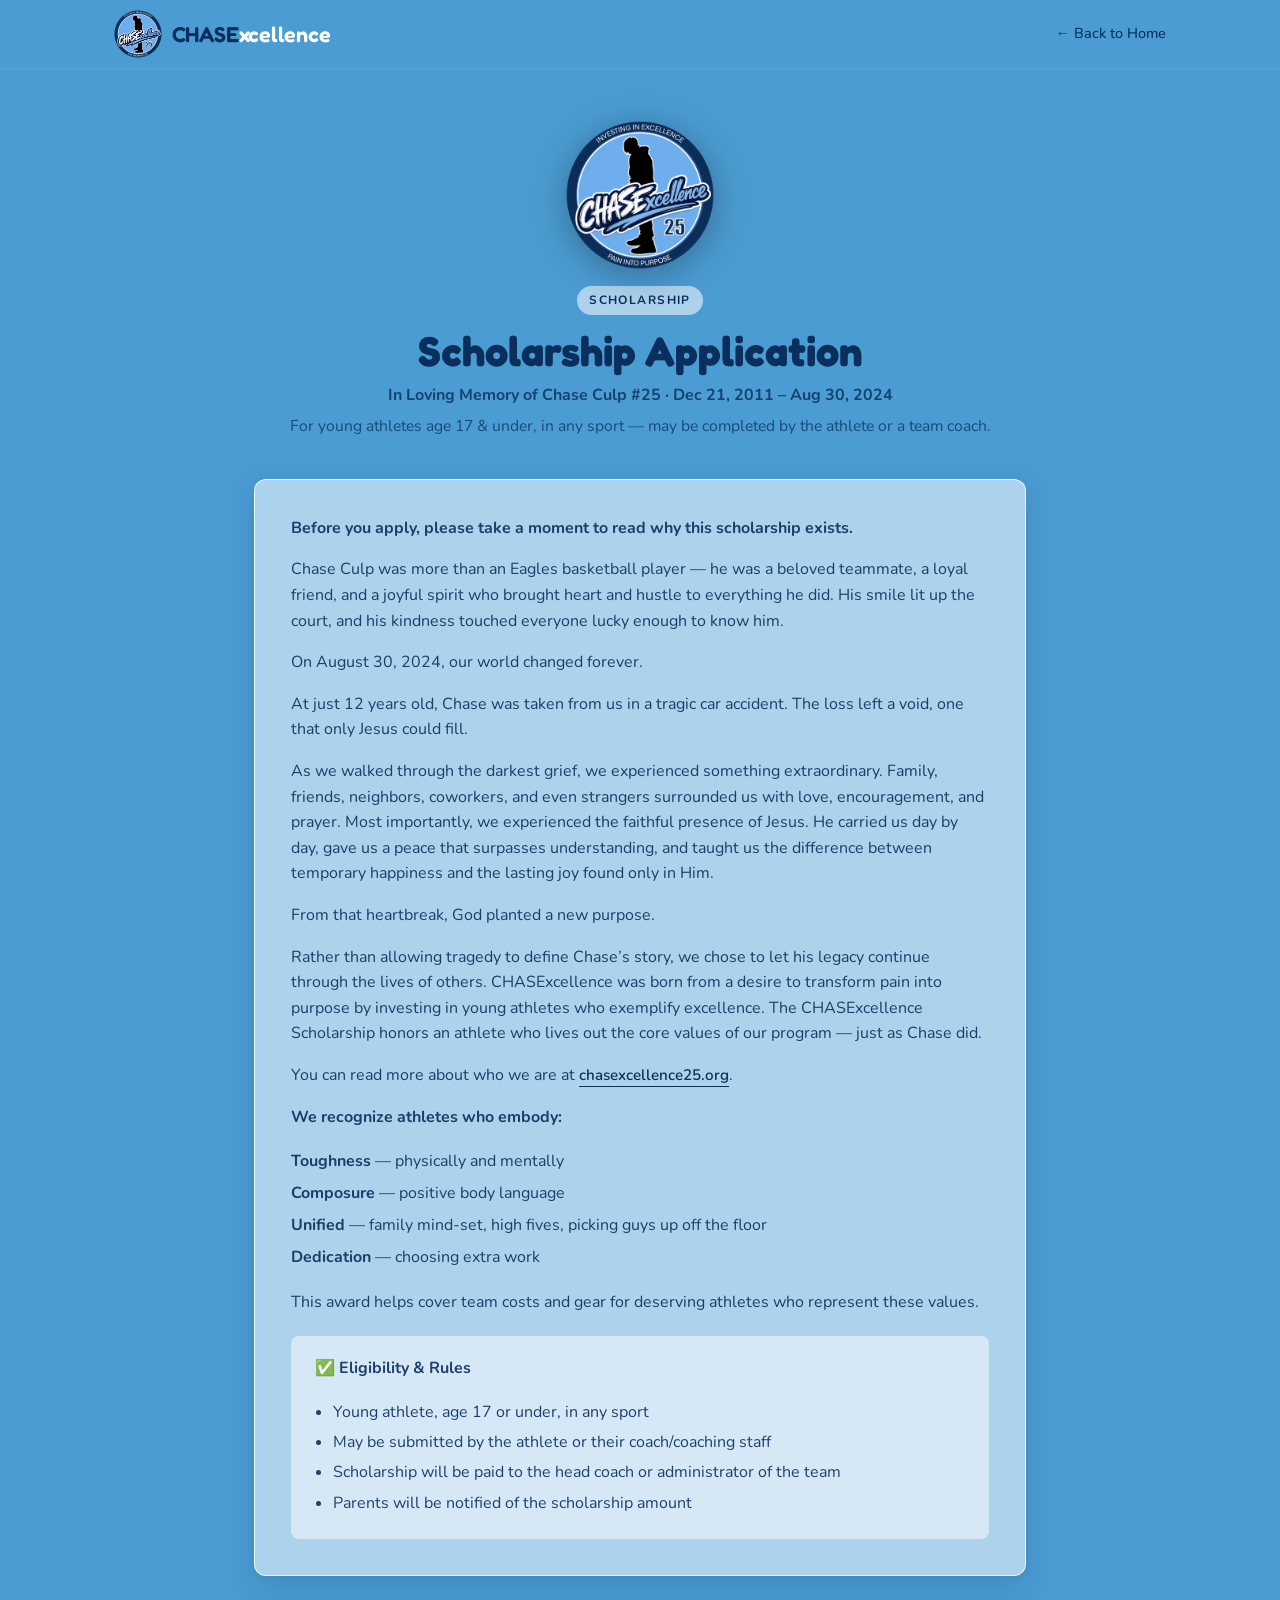
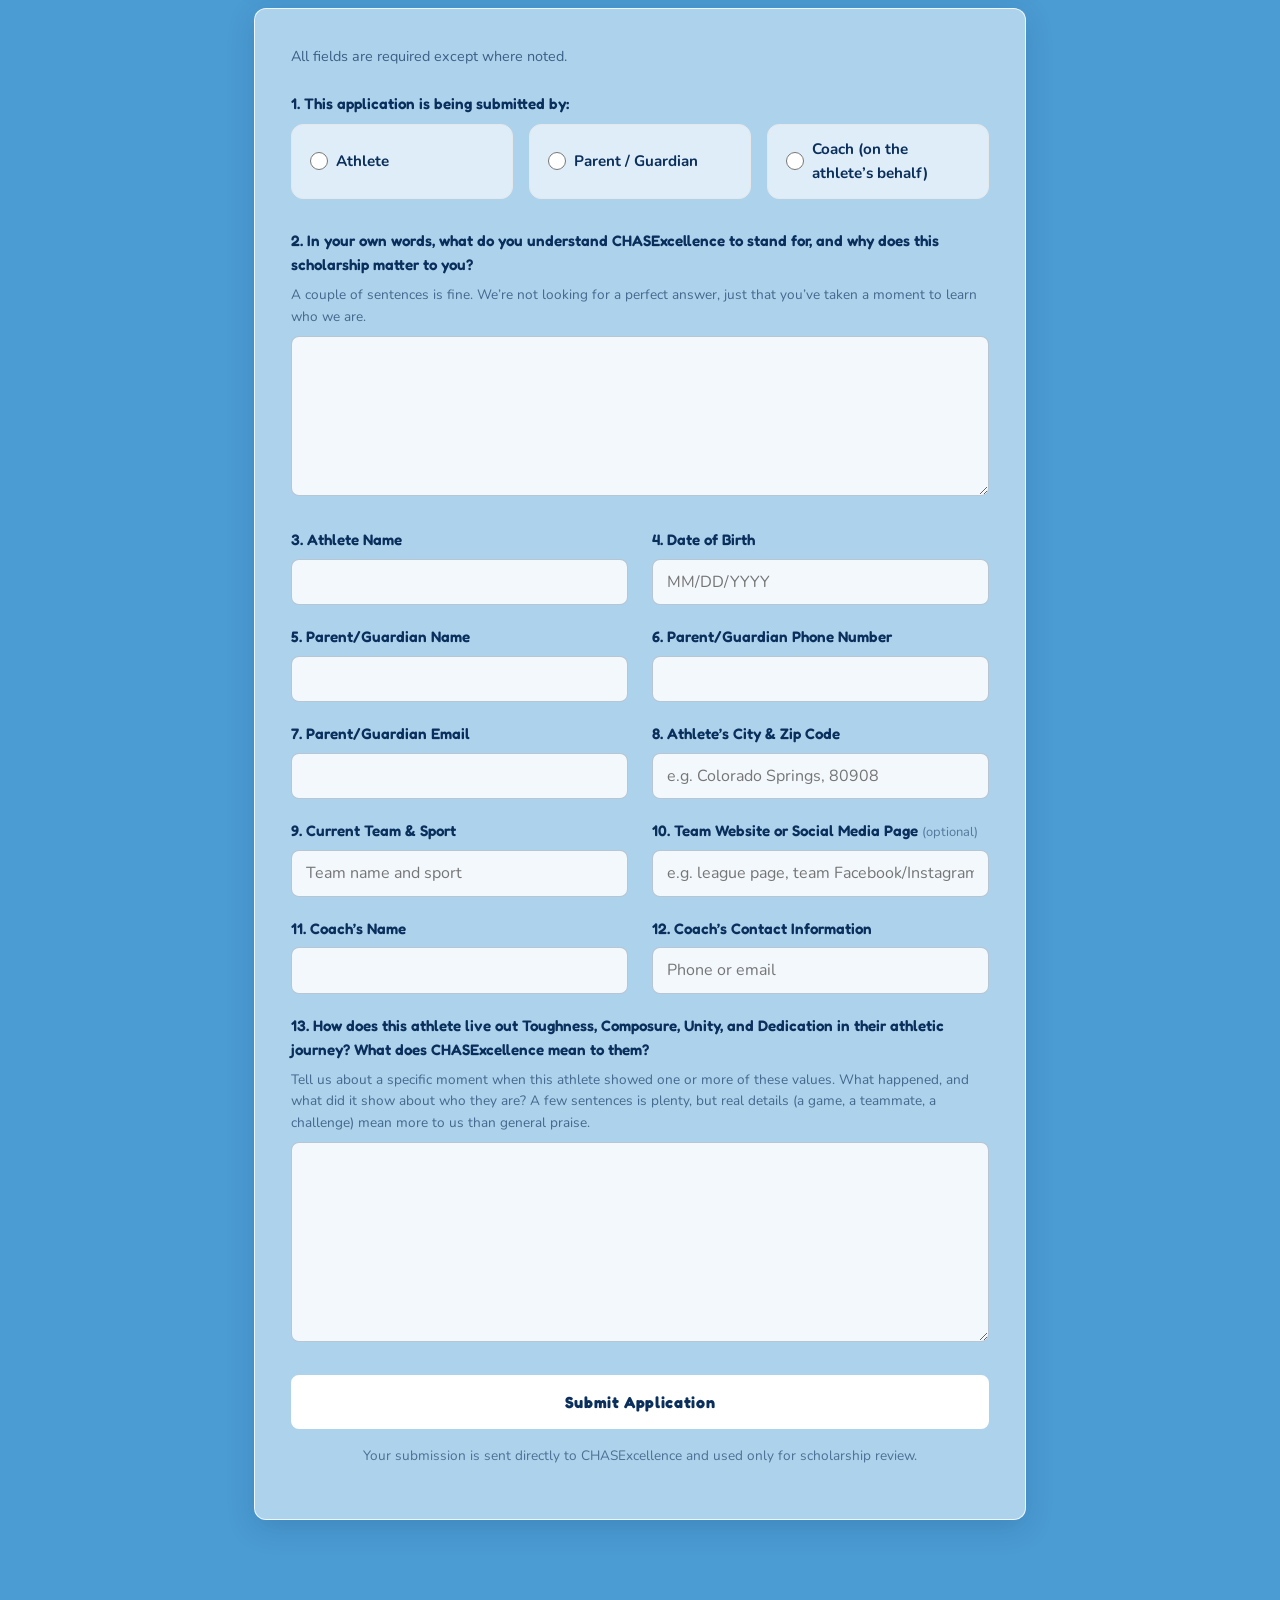
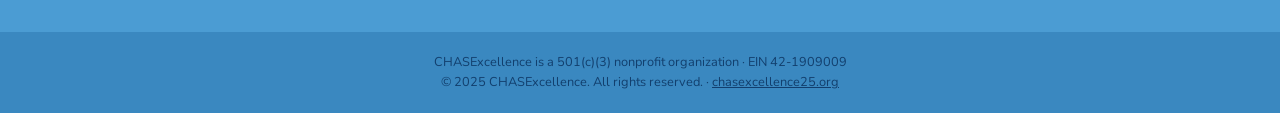
<file: apply.html>
<!DOCTYPE html>
<html lang="en">
<head>
  <meta charset="UTF-8" />
  <meta name="viewport" content="width=device-width, initial-scale=1.0" />
  <title>Scholarship Application | CHASExcellence</title>
  <meta name="description" content="Apply for the CHASExcellence Scholarship in memory of Chase Culp #25. Open to young athletes in any sport." />
  <meta name="robots" content="index, follow" />
  <link rel="icon" type="image/png" sizes="32x32" href="images/favicon-32.png" />
  <link rel="icon" type="image/png" sizes="64x64" href="images/favicon-64.png" />
  <link rel="apple-touch-icon" href="images/apple-touch-icon.png" />
  <link rel="preconnect" href="https://fonts.googleapis.com" />
  <link rel="preconnect" href="https://fonts.gstatic.com" crossorigin />
  <link href="https://fonts.googleapis.com/css2?family=Fredoka:wght@400;500;600;700&family=Nunito:wght@400;600;700;800;900&display=swap" rel="stylesheet" />
  <link rel="stylesheet" href="style.css" />
</head>
<body class="apply-page">

  <!-- NAV -->
  <header class="nav">
    <div class="container nav-inner">
      <a href="index.html" class="nav-logo"><img src="images/logo-badge.png" alt="" class="nav-badge" />CHASE<span>xcellence</span></a>
      <nav class="nav-links" id="navLinks">
        <a href="index.html">&larr; Back to Home</a>
      </nav>
    </div>
  </header>

  <main class="apply-main">
    <div class="container apply-container">

      <div class="apply-header">
        <img src="images/logo-badge.png" alt="CHASExcellence logo" class="apply-badge" />
        <span class="label label-light">Scholarship</span>
        <h1>Scholarship Application</h1>
        <p class="apply-memory">In Loving Memory of Chase Culp #25 &middot; Dec 21, 2011 &ndash; Aug 30, 2024</p>
        <p class="apply-note-top">For young athletes age 17 &amp; under, in any sport &mdash; may be completed by the athlete or a team coach.</p>
      </div>

      <div class="apply-card apply-about">
        <p><strong>Before you apply, please take a moment to read why this scholarship exists.</strong></p>
        <p>
          Chase Culp was more than an Eagles basketball player &mdash; he was a beloved teammate, a
          loyal friend, and a joyful spirit who brought heart and hustle to everything he did. His
          smile lit up the court, and his kindness touched everyone lucky enough to know him.
        </p>
        <p>On August 30, 2024, our world changed forever.</p>
        <p>
          At just 12 years old, Chase was taken from us in a tragic car accident. The loss left a
          void, one that only Jesus could fill.
        </p>
        <p>
          As we walked through the darkest grief, we experienced something extraordinary. Family,
          friends, neighbors, coworkers, and even strangers surrounded us with love, encouragement,
          and prayer. Most importantly, we experienced the faithful presence of Jesus. He carried us
          day by day, gave us a peace that surpasses understanding, and taught us the difference
          between temporary happiness and the lasting joy found only in Him.
        </p>
        <p>From that heartbreak, God planted a new purpose.</p>
        <p>
          Rather than allowing tragedy to define Chase&rsquo;s story, we chose to let his legacy
          continue through the lives of others. CHASExcellence was born from a desire to transform
          pain into purpose by investing in young athletes who exemplify excellence. The
          CHASExcellence Scholarship honors an athlete who lives out the core values of our program
          &mdash; just as Chase did.
        </p>
        <p>You can read more about who we are at <a href="index.html#about" class="link-underline">chasexcellence25.org</a>.</p>
        <p><strong>We recognize athletes who embody:</strong></p>
        <ul class="apply-values">
          <li><strong>Toughness</strong> &mdash; physically and mentally</li>
          <li><strong>Composure</strong> &mdash; positive body language</li>
          <li><strong>Unified</strong> &mdash; family mind-set, high fives, picking guys up off the floor</li>
          <li><strong>Dedication</strong> &mdash; choosing extra work</li>
        </ul>
        <p>This award helps cover team costs and gear for deserving athletes who represent these values.</p>
        <div class="apply-rules">
          <p><strong>&#9989; Eligibility &amp; Rules</strong></p>
          <ul>
            <li>Young athlete, age 17 or under, in any sport</li>
            <li>May be submitted by the athlete or their coach/coaching staff</li>
            <li>Scholarship will be paid to the head coach or administrator of the team</li>
            <li>Parents will be notified of the scholarship amount</li>
          </ul>
        </div>
      </div>

      <form class="apply-card apply-form" id="applyForm" method="POST" action="https://formspree.io/f/mwvgbvga">
        <input type="text" name="_gotcha" style="display:none" tabindex="-1" autocomplete="off" aria-hidden="true" />
        <input type="hidden" name="_subject" id="subjectField" value="New Scholarship Application" />
        <p class="apply-required-note">All fields are required except where noted.</p>

        <div class="field field-full">
          <label>1. This application is being submitted by:</label>
          <div class="radio-group">
            <label class="radio-option">
              <input type="radio" name="Submitted By" value="Athlete" required />
              <span>Athlete</span>
            </label>
            <label class="radio-option">
              <input type="radio" name="Submitted By" value="Parent / Guardian" required />
              <span>Parent / Guardian</span>
            </label>
            <label class="radio-option">
              <input type="radio" name="Submitted By" value="Coach (on the athlete's behalf)" required />
              <span>Coach (on the athlete&rsquo;s behalf)</span>
            </label>
          </div>
        </div>

        <div class="field field-full">
          <label for="whyMatters">2. In your own words, what do you understand CHASExcellence to stand for, and why does this scholarship matter to you?</label>
          <p class="field-hint">A couple of sentences is fine. We&rsquo;re not looking for a perfect answer, just that you&rsquo;ve taken a moment to learn who we are.</p>
          <textarea id="whyMatters" name="Why This Scholarship Matters" rows="4" required></textarea>
        </div>

        <div class="field-grid">
          <div class="field">
            <label for="playerName">3. Athlete Name</label>
            <input type="text" id="playerName" name="Athlete Name" autocomplete="off" required />
          </div>
          <div class="field">
            <label for="dob">4. Date of Birth</label>
            <input type="text" id="dob" name="Date of Birth" placeholder="MM/DD/YYYY" pattern="\d{2}/\d{2}/\d{4}" title="MM/DD/YYYY" required />
          </div>
          <div class="field">
            <label for="parentName">5. Parent/Guardian Name</label>
            <input type="text" id="parentName" name="Parent/Guardian Name" autocomplete="off" required />
          </div>
          <div class="field">
            <label for="parentPhone">6. Parent/Guardian Phone Number</label>
            <input type="tel" id="parentPhone" name="Parent/Guardian Phone" autocomplete="off" required />
          </div>
          <div class="field">
            <label for="parentEmail">7. Parent/Guardian Email</label>
            <input type="email" id="parentEmail" name="Parent/Guardian Email" autocomplete="off" required />
          </div>
          <div class="field">
            <label for="athleteCity">8. Athlete&rsquo;s City &amp; Zip Code</label>
            <input type="text" id="athleteCity" name="Athlete City & Zip" placeholder="e.g. Colorado Springs, 80908" autocomplete="off" required />
          </div>
          <div class="field">
            <label for="clubTeam">9. Current Team &amp; Sport</label>
            <input type="text" id="clubTeam" name="Current Team &amp; Sport" placeholder="Team name and sport" required />
          </div>
          <div class="field">
            <label for="teamWeb">10. Team Website or Social Media Page <span class="field-optional">(optional)</span></label>
            <input type="text" id="teamWeb" name="Team Website or Social Media" placeholder="e.g. league page, team Facebook/Instagram" autocomplete="off" />
          </div>
          <div class="field">
            <label for="coachName">11. Coach&rsquo;s Name</label>
            <input type="text" id="coachName" name="Coach Name" autocomplete="off" required />
          </div>
          <div class="field">
            <label for="coachContact">12. Coach&rsquo;s Contact Information</label>
            <input type="text" id="coachContact" name="Coach Contact" placeholder="Phone or email" autocomplete="off" required />
          </div>
        </div>

        <div class="field field-full">
          <label for="essay">13. How does this athlete live out Toughness, Composure, Unity, and Dedication in their athletic journey? What does CHASExcellence mean to them?</label>
          <p class="field-hint">Tell us about a specific moment when this athlete showed one or more of these values. What happened, and what did it show about who they are? A few sentences is plenty, but real details (a game, a teammate, a challenge) mean more to us than general praise.</p>
          <textarea id="essay" name="Values Essay" rows="8" required></textarea>
        </div>

        <button type="submit" class="btn btn-primary apply-submit" id="submitBtn">Submit Application</button>
        <p class="apply-privacy">Your submission is sent directly to CHASExcellence and used only for scholarship review.</p>
        <p class="apply-error" id="applyError" hidden>Something went wrong sending your application. Please try again, or email us directly at <a href="mailto:admin@chasexcellence25.org">admin@chasexcellence25.org</a>.</p>
      </form>

      <div class="apply-card apply-success" id="applySuccess" hidden>
        <img src="images/logo-badge.png" alt="" class="apply-success-badge" />
        <h2>Application received &mdash; thank you!</h2>
        <p>Your nomination has been submitted to CHASExcellence. We review every application with care and will reach out to the contact information you provided.</p>
        <p class="apply-success-tag">Investing in Excellence &middot; Pain into Purpose</p>
        <a href="index.html" class="btn btn-primary">Back to Home</a>
      </div>

    </div>
  </main>

  <!-- FOOTER -->
  <footer class="footer">
    <div class="footer-bottom">
      CHASExcellence is a 501(c)(3) nonprofit organization &middot; EIN 42-1909009<br />
      &copy; 2025 CHASExcellence. All rights reserved. &middot; <a href="index.html">chasexcellence25.org</a>
    </div>
  </footer>

  <script>
    (function () {
      var form = document.getElementById('applyForm');
      var btn = document.getElementById('submitBtn');
      var errBox = document.getElementById('applyError');
      form.addEventListener('submit', function (e) {
        e.preventDefault();
        errBox.hidden = true;
        btn.disabled = true;
        btn.textContent = 'Submitting…';
        var player = form.querySelector('#playerName').value.trim();
        document.getElementById('subjectField').value =
          'New Scholarship Application — ' + (player || 'Unnamed athlete');
        fetch(form.action, {
          method: 'POST',
          body: new FormData(form),
          headers: { 'Accept': 'application/json' }
        }).then(function (res) {
          if (res.ok) {
            form.hidden = true;
            var ok = document.getElementById('applySuccess');
            ok.hidden = false;
            ok.scrollIntoView({ behavior: 'smooth', block: 'center' });
          } else {
            throw new Error('bad status');
          }
        }).catch(function () {
          errBox.hidden = false;
          btn.disabled = false;
          btn.textContent = 'Submit Application';
        });
      });
    })();
  </script>

</body>
</html>
</file>
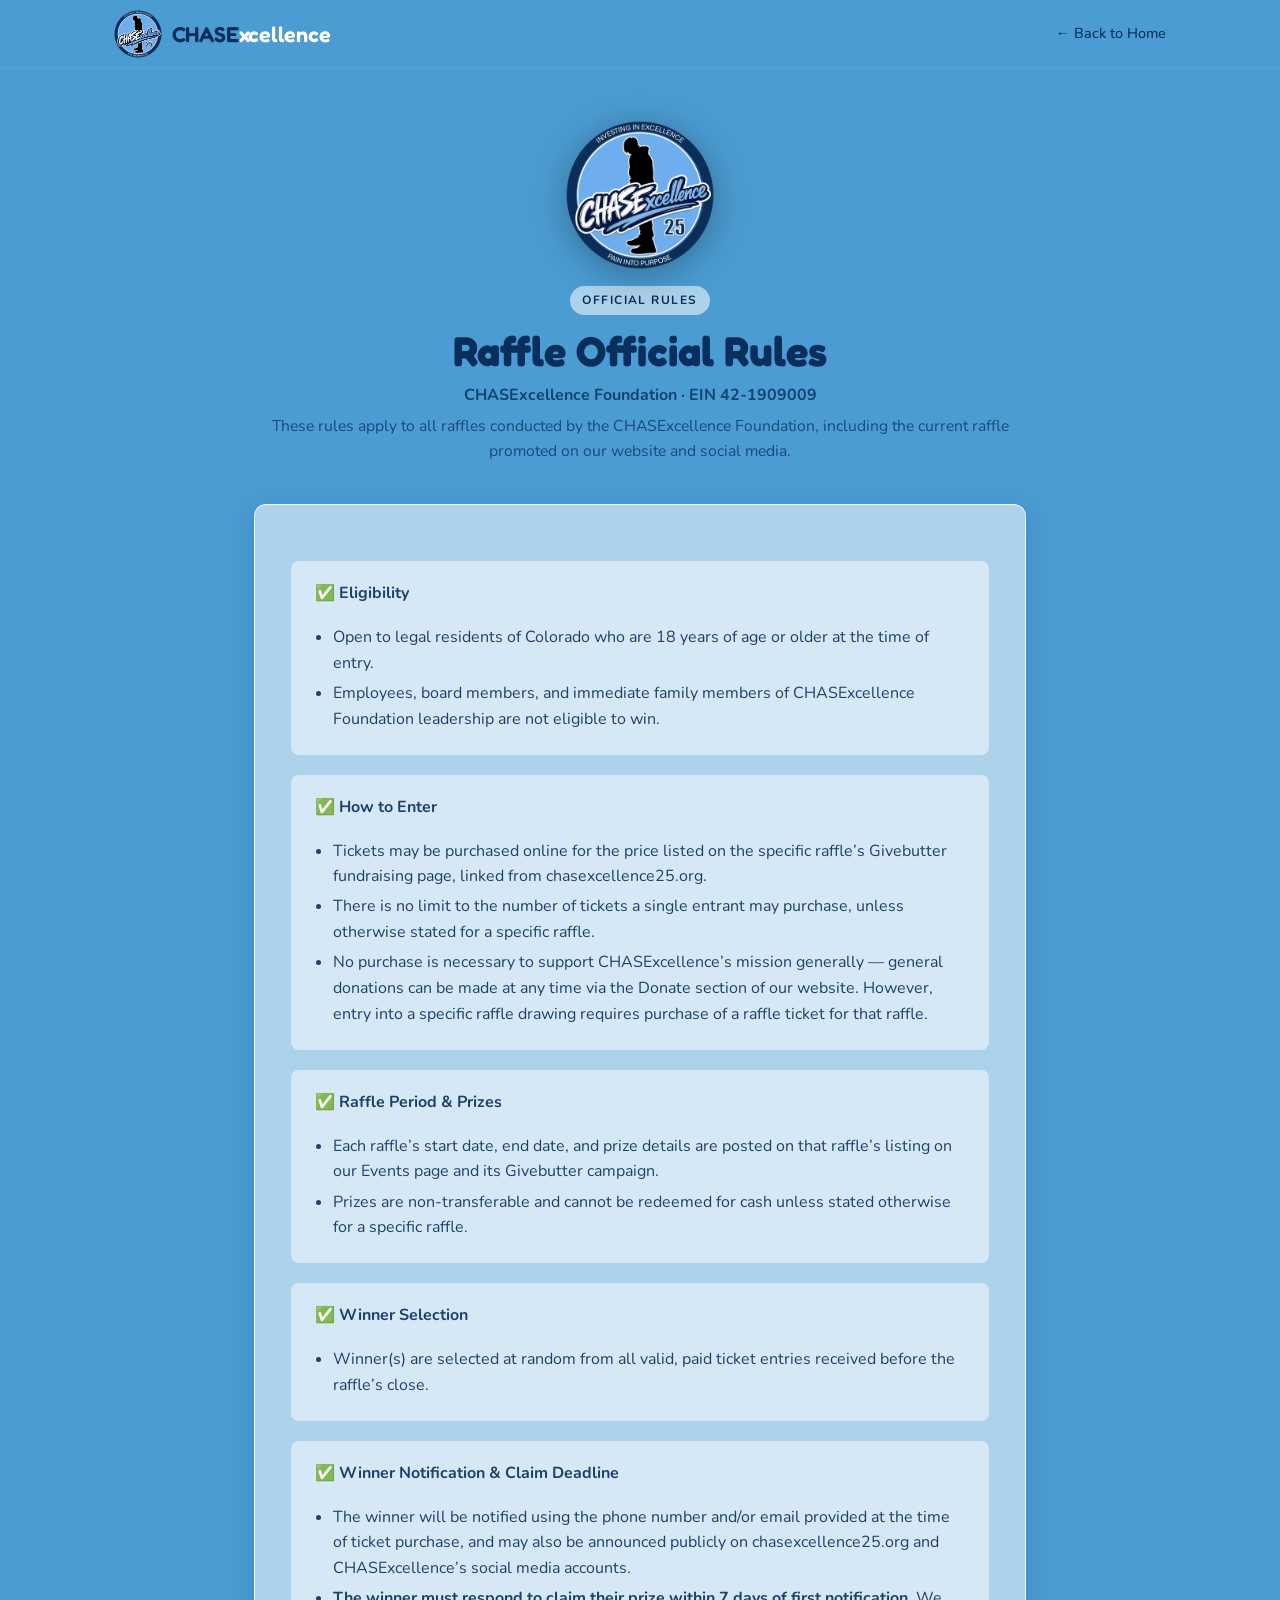
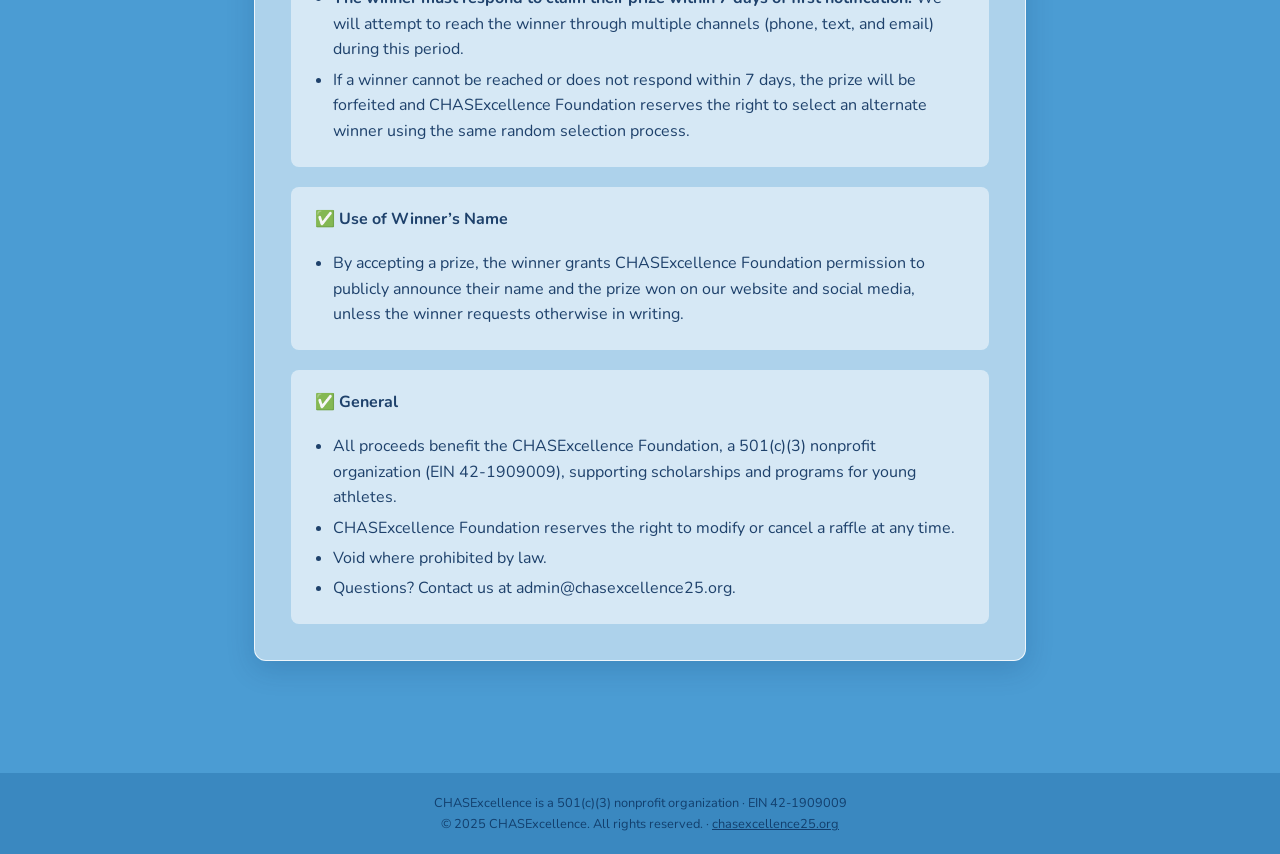
<file: raffle-rules.html>
<!DOCTYPE html>
<html lang="en">
<head>
  <meta charset="UTF-8" />
  <meta name="viewport" content="width=device-width, initial-scale=1.0" />
  <title>Raffle Official Rules | CHASExcellence</title>
  <meta name="description" content="Official rules for raffles conducted by the CHASExcellence Foundation." />
  <meta name="robots" content="index, follow" />
  <link rel="icon" type="image/png" sizes="32x32" href="images/favicon-32.png" />
  <link rel="icon" type="image/png" sizes="64x64" href="images/favicon-64.png" />
  <link rel="apple-touch-icon" href="images/apple-touch-icon.png" />
  <link rel="preconnect" href="https://fonts.googleapis.com" />
  <link rel="preconnect" href="https://fonts.gstatic.com" crossorigin />
  <link href="https://fonts.googleapis.com/css2?family=Fredoka:wght@400;500;600;700&family=Nunito:wght@400;600;700;800;900&display=swap" rel="stylesheet" />
  <link rel="stylesheet" href="style.css" />
</head>
<body class="apply-page">

  <!-- NAV -->
  <header class="nav">
    <div class="container nav-inner">
      <a href="index.html" class="nav-logo"><img src="images/logo-badge.png" alt="" class="nav-badge" />CHASE<span>xcellence</span></a>
      <nav class="nav-links" id="navLinks">
        <a href="index.html">&larr; Back to Home</a>
      </nav>
    </div>
  </header>

  <main class="apply-main">
    <div class="container apply-container">

      <div class="apply-header">
        <img src="images/logo-badge.png" alt="CHASExcellence logo" class="apply-badge" />
        <span class="label label-light">Official Rules</span>
        <h1>Raffle Official Rules</h1>
        <p class="apply-memory">CHASExcellence Foundation &middot; EIN 42-1909009</p>
        <p class="apply-note-top">These rules apply to all raffles conducted by the CHASExcellence Foundation, including the current raffle promoted on our website and social media.</p>
      </div>

      <div class="apply-card apply-about">
        <div class="apply-rules">
          <p><strong>&#9989; Eligibility</strong></p>
          <ul>
            <li>Open to legal residents of Colorado who are 18 years of age or older at the time of entry.</li>
            <li>Employees, board members, and immediate family members of CHASExcellence Foundation leadership are not eligible to win.</li>
          </ul>
        </div>

        <div class="apply-rules">
          <p><strong>&#9989; How to Enter</strong></p>
          <ul>
            <li>Tickets may be purchased online for the price listed on the specific raffle&rsquo;s Givebutter fundraising page, linked from chasexcellence25.org.</li>
            <li>There is no limit to the number of tickets a single entrant may purchase, unless otherwise stated for a specific raffle.</li>
            <li>No purchase is necessary to support CHASExcellence&rsquo;s mission generally &mdash; general donations can be made at any time via the Donate section of our website. However, entry into a specific raffle drawing requires purchase of a raffle ticket for that raffle.</li>
          </ul>
        </div>

        <div class="apply-rules">
          <p><strong>&#9989; Raffle Period &amp; Prizes</strong></p>
          <ul>
            <li>Each raffle&rsquo;s start date, end date, and prize details are posted on that raffle&rsquo;s listing on our Events page and its Givebutter campaign.</li>
            <li>Prizes are non-transferable and cannot be redeemed for cash unless stated otherwise for a specific raffle.</li>
          </ul>
        </div>

        <div class="apply-rules">
          <p><strong>&#9989; Winner Selection</strong></p>
          <ul>
            <li>Winner(s) are selected at random from all valid, paid ticket entries received before the raffle&rsquo;s close.</li>
          </ul>
        </div>

        <div class="apply-rules">
          <p><strong>&#9989; Winner Notification &amp; Claim Deadline</strong></p>
          <ul>
            <li>The winner will be notified using the phone number and/or email provided at the time of ticket purchase, and may also be announced publicly on chasexcellence25.org and CHASExcellence&rsquo;s social media accounts.</li>
            <li><strong>The winner must respond to claim their prize within 7 days of first notification.</strong> We will attempt to reach the winner through multiple channels (phone, text, and email) during this period.</li>
            <li>If a winner cannot be reached or does not respond within 7 days, the prize will be forfeited and CHASExcellence Foundation reserves the right to select an alternate winner using the same random selection process.</li>
          </ul>
        </div>

        <div class="apply-rules">
          <p><strong>&#9989; Use of Winner&rsquo;s Name</strong></p>
          <ul>
            <li>By accepting a prize, the winner grants CHASExcellence Foundation permission to publicly announce their name and the prize won on our website and social media, unless the winner requests otherwise in writing.</li>
          </ul>
        </div>

        <div class="apply-rules">
          <p><strong>&#9989; General</strong></p>
          <ul>
            <li>All proceeds benefit the CHASExcellence Foundation, a 501(c)(3) nonprofit organization (EIN 42-1909009), supporting scholarships and programs for young athletes.</li>
            <li>CHASExcellence Foundation reserves the right to modify or cancel a raffle at any time.</li>
            <li>Void where prohibited by law.</li>
            <li>Questions? Contact us at <a href="mailto:admin@chasexcellence25.org">admin@chasexcellence25.org</a>.</li>
          </ul>
        </div>
      </div>

    </div>
  </main>

  <!-- FOOTER -->
  <footer class="footer">
    <div class="footer-bottom">
      CHASExcellence is a 501(c)(3) nonprofit organization &middot; EIN 42-1909009<br />
      &copy; 2025 CHASExcellence. All rights reserved. &middot; <a href="index.html">chasexcellence25.org</a>
    </div>
  </footer>

</body>
</html>
</file>
<file: style.css>
/* ===========================
   CHASExcellence – Stylesheet
   =========================== */

:root {
  --green-dark:   #4B9CD3;
  --navy:         #0A2F5C;
  --green-mid:    #1C7ED6;
  --green-light:  #DCEBF7;
  --carolina:      #0A2F5C;
  --carolina-deep: #0A2F5C;
  --carolina-tint: rgba(10,47,92,0.16);
  --gold:         #FFFFFF;
  --gold-light:   #F5E6C0;
  --white:        #FFFFFF;
  --off-white:    #F3F8FD;
  --text-dark:    #1A1A1A;
  --text-mid:     #4B5563;
  --text-light:   #9CA3AF;
  --border:       #E5E7EB;
  --radius:       12px;
  --shadow:       0 4px 24px rgba(0,0,0,0.08);
  --transition:   0.2s ease;
}

/* ---- Reset ---- */
*, *::before, *::after { box-sizing: border-box; margin: 0; padding: 0; }
html { scroll-behavior: smooth; }
body {
  font-family: 'Nunito', sans-serif;
  color: var(--text-dark);
  background: var(--off-white);
  line-height: 1.6;
}
img { display: block; max-width: 100%; }
a { text-decoration: none; color: inherit; }

/* ---- Layout ---- */
.container {
  width: 100%;
  max-width: 1100px;
  margin: 0 auto;
  padding: 0 1.5rem;
}
.section {
  padding: 5rem 0;
}
.section-dark {
  background: var(--green-dark);
  color: var(--white);
}
.section-green-light {
  background: var(--green-light);
}

/* ---- Typography ---- */
h1, h2, h3 {
  font-family: 'Fredoka', sans-serif;
  line-height: 1.15;
}
h2 {
  font-size: clamp(1.8rem, 4vw, 2.6rem);
  font-weight: 600;
  margin-bottom: 1rem;
}
h3 {
  font-size: 1.2rem;
  font-weight: 700;
  margin-bottom: 0.5rem;
}
p { margin-bottom: 1rem; }
p:last-child { margin-bottom: 0; }

.label {
  display: inline-block;
  font-size: 0.75rem;
  font-weight: 700;
  letter-spacing: 0.12em;
  text-transform: uppercase;
  color: var(--carolina-deep);
  background: var(--carolina-tint);
  padding: 0.3rem 0.75rem;
  border-radius: 99px;
  margin-bottom: 0.75rem;
}
.label-light {
  color: var(--carolina);
  background: rgba(10,47,92,0.20);
}

.section-header {
  text-align: center;
  max-width: 640px;
  margin: 0 auto 3rem;
}
.section-header h2::after {
  content: "";
  display: block;
  width: 60px;
  height: 4px;
  background: var(--carolina);
  border-radius: 2px;
  margin: 1rem auto 0;
}
.section-sub {
  color: var(--text-mid);
  font-size: 1.05rem;
}
.section-dark .section-sub { color: rgba(255,255,255,0.7); }
.value-highlight {
  font-weight: 700;
  color: var(--navy);
}

/* ---- Buttons ---- */
.btn {
  display: inline-block;
  font-family: 'Fredoka', sans-serif;
  font-weight: 700;
  font-size: 0.9rem;
  letter-spacing: 0.04em;
  padding: 0.75rem 1.75rem;
  border-radius: 8px;
  transition: all var(--transition);
  cursor: pointer;
  border: 2px solid transparent;
}
.btn-primary {
  background: var(--gold);
  color: var(--navy);
  border-color: var(--gold);
}
.btn-primary:hover {
  background: #E4ECF3;
  border-color: #E4ECF3;
  transform: translateY(-1px);
}
.btn-givebutter {
  display: inline-flex;
  align-items: center;
  gap: 0.6rem;
}
.givebutter-icon {
  width: 22px;
  height: 22px;
  border-radius: 6px;
  flex-shrink: 0;
}
.btn-outline {
  background: transparent;
  color: var(--carolina);
  border-color: var(--carolina);
}
.btn-outline:hover {
  background: var(--carolina);
  color: var(--green-dark);
  border-color: var(--carolina);
  transform: translateY(-1px);
}
.btn-nav {
  background: var(--gold);
  color: var(--navy);
  padding: 0.55rem 1.25rem;
  font-size: 0.85rem;
}
.btn-nav:hover {
  background: #E4ECF3;
}
.btn-nav-outline {
  background: transparent;
  color: var(--white);
  border-color: rgba(255,255,255,0.4);
}
.btn-nav-outline:hover {
  background: rgba(255,255,255,0.1);
  border-color: var(--white);
}

/* ---- Nav ---- */
.nav {
  position: fixed;
  top: 0;
  left: 0;
  right: 0;
  z-index: 100;
  background: rgba(75,156,211,0.97);
  backdrop-filter: blur(8px);
  border-bottom: 1px solid rgba(255,255,255,0.08);
}
.nav-inner {
  display: flex;
  align-items: center;
  justify-content: space-between;
  height: 68px;
}
.nav-logo {
  display: flex;
  align-items: center;
  font-family: 'Fredoka', sans-serif;
  font-weight: 600;
  font-size: 1.35rem;
  color: var(--white);
  letter-spacing: -0.01em;
}
.nav-badge {
  width: 48px;
  height: auto;
  flex-shrink: 0;
  margin-right: 0.6rem;
}
.nav-logo span { color: var(--gold); }
.nav-links {
  display: flex;
  align-items: center;
  gap: 1.75rem;
}
.nav-links a {
  color: rgba(255,255,255,0.85);
  font-size: 0.9rem;
  font-weight: 500;
  transition: color var(--transition);
}
.nav-links a:hover { color: var(--white); }
.nav-toggle {
  display: none;
  background: none;
  border: none;
  color: var(--white);
  font-size: 1.5rem;
  cursor: pointer;
}

/* ---- Hero ---- */
.hero {
  min-height: 100vh;
  display: flex;
  align-items: center;
  position: relative;
  background: linear-gradient(135deg, #5AA6D9 0%, var(--green-dark) 55%, #3A88C0 100%);
  padding-top: 68px;
  overflow: hidden;
}
.hero-overlay {
  position: absolute;
  inset: 0;
  background: radial-gradient(ellipse at 72% 40%, rgba(10,47,92,0.22) 0%, transparent 55%),
              radial-gradient(ellipse at 15% 85%, rgba(10,47,92,0.14) 0%, transparent 55%);
  pointer-events: none;
}
.hero-split {
  position: relative;
  z-index: 1;
  display: grid;
  grid-template-columns: 1fr 420px;
  gap: 4rem;
  align-items: center;
  padding: 5rem 1.5rem;
  width: 100%;
  max-width: 1100px;
  margin: 0 auto;
}
.hero-content {
  color: var(--white);
}
.hero-memory {
  font-size: 0.85rem;
  font-weight: 600;
  letter-spacing: 0.15em;
  text-transform: uppercase;
  color: var(--gold);
  margin-bottom: 0.5rem;
}
.hero-name {
  font-family: 'Fredoka', sans-serif;
  font-size: clamp(2.8rem, 7vw, 5rem);
  font-weight: 600;
  letter-spacing: -0.02em;
  line-height: 1;
  color: var(--white);
  margin-bottom: 0.5rem;
}
.hero-dates {
  font-size: 0.95rem;
  color: rgba(255,255,255,0.5);
  margin-bottom: 1.5rem;
  letter-spacing: 0.05em;
}
.hero-tagline {
  font-size: clamp(1rem, 2vw, 1.15rem);
  color: rgba(255,255,255,0.8);
  max-width: 500px;
  margin-bottom: 2.5rem;
  line-height: 1.6;
}
.hero-cta {
  display: flex;
  gap: 1rem;
  flex-wrap: wrap;
}
.hero-number {
  font-size: 0.6em;
  font-weight: 600;
  color: var(--white);
  letter-spacing: 0.01em;
  vertical-align: middle;
}
.hero-photo {
  position: relative;
  flex-shrink: 0;
}
.hero-photo::before {
  content: '';
  position: absolute;
  inset: -12px -12px 12px 12px;
  border: 2px solid rgba(255,255,255,0.5);
  border-radius: var(--radius);
  pointer-events: none;
  z-index: 0;
}
.hero-photo img {
  width: 100%;
  max-width: 420px;
  height: 540px;
  object-fit: cover;
  object-position: top center;
  border-radius: var(--radius);
  position: relative;
  z-index: 1;
  box-shadow: 0 24px 64px rgba(0,0,0,0.4);
}

/* ---- About ---- */
.section-grid {
  display: grid;
  grid-template-columns: 1fr 1fr;
  gap: 4rem;
  align-items: center;
}
.about-text h2 { margin-top: 0.5rem; }
.about-story {
  max-width: 760px;
  margin: 4rem auto 0;
  padding-top: 3rem;
  border-top: 1px solid rgba(10,47,92,0.15);
}
.about-story h2 { margin-bottom: 1.25rem; }
.about-story p { margin-bottom: 1.1rem; }
.about-story p:last-child { margin-bottom: 0; }
/* Gallery tribute intro */
.gallery-intro {
  max-width: 760px;
  margin: 0 auto 3rem;
}
.gallery-intro p { margin-bottom: 1.1rem; }
.gallery-glimpse {
  margin-top: 1.75rem;
  text-align: center;
  font-style: italic;
  color: rgba(10,47,92,0.72);
}

/* Obituary + In the News block */
.about-remembrance {
  margin-top: 2.5rem;
  padding-top: 2.5rem;
  border-top: 1px solid rgba(10,47,92,0.15);
}
.remembrance-group { margin-bottom: 1.75rem; }
.remembrance-group:last-child { margin-bottom: 0; }
.about-remembrance .about-news-label { margin-top: 0; }
.about-text p { color: var(--text-mid); }
.about-links {
  display: flex;
  flex-direction: column;
  gap: 0.5rem;
  margin-top: 1.5rem;
}
.link-underline {
  color: var(--carolina-deep);
  font-weight: 600;
  font-size: 0.95rem;
  border-bottom: 1px solid var(--carolina);
  padding-bottom: 1px;
  width: fit-content;
  transition: opacity var(--transition);
}
.link-underline:hover { opacity: 0.7; }
.about-news-label {
  font-family: 'Fredoka', sans-serif;
  font-weight: 600;
  font-size: 0.78rem;
  letter-spacing: 0.14em;
  text-transform: uppercase;
  color: rgba(10,47,92,0.6);
  margin: 1rem 0 0.25rem;
}
.about-photo {
  border-radius: var(--radius);
  overflow: hidden;
  box-shadow: var(--shadow);
}
.about-photo img {
  width: 100%;
  height: 480px;
  object-fit: cover;
  object-position: center 20%;
  display: block;
}

/* ---- Gallery ---- */
.gallery-grid {
  display: grid;
  grid-template-columns: repeat(3, 1fr);
  grid-auto-rows: 260px;
  gap: 1rem;
}
.gallery-item {
  border-radius: var(--radius);
  overflow: hidden;
  background: var(--green-dark);
}
.gallery-item img {
  width: 100%;
  height: 100%;
  object-fit: contain;
  background: #3A88C0;
  display: block;
  transition: transform 0.4s ease;
}
.gallery-item:hover img { transform: scale(1.04); }
.gallery-tall {
  grid-row: span 2;
}
.gallery-wide {
  grid-column: span 2;
}

/* ---- Core Values ---- */
.values-grid {
  display: grid;
  grid-template-columns: repeat(4, 1fr);
  gap: 1.5rem;
}
.value-card {
  background: rgba(255,255,255,0.06);
  border: 1px solid rgba(255,255,255,0.1);
  border-radius: var(--radius);
  padding: 2rem 1.5rem;
  text-align: center;
  transition: transform var(--transition), background var(--transition);
}
.value-card:hover {
  transform: translateY(-4px);
  background: rgba(255,255,255,0.1);
}
.value-letter {
  font-family: 'Fredoka', sans-serif;
  font-size: 3rem;
  font-weight: 600;
  color: var(--gold);
  line-height: 1;
  margin-bottom: 0.75rem;
}
.value-card h3 { color: var(--white); }
.value-card p { color: rgba(255,255,255,0.65); font-size: 0.9rem; margin: 0; }

/* ---- Scholarship ---- */
.scholarship-grid {
  display: grid;
  grid-template-columns: repeat(3, 1fr);
  gap: 1.5rem;
  margin-bottom: 3rem;
}
.scholarship-card {
  background: var(--white);
  border: 1px solid var(--border);
  border-radius: var(--radius);
  padding: 2rem;
  box-shadow: var(--shadow);
}
.card-icon {
  font-size: 2rem;
  margin-bottom: 1rem;
}
.card-icon-sports {
  font-size: 1.7rem;
  letter-spacing: 0.15rem;
}
.scholarship-card p { color: var(--text-mid); font-size: 0.95rem; }
.scholarship-cta {
  text-align: center;
}
#values { scroll-margin-top: 88px; }
.scholarship-midhead {
  text-align: center;
  color: var(--navy);
  font-size: 1.5rem;
  margin: 3.5rem 0 2rem;
}
.cta-note {
  color: rgba(10,47,92,0.7);
  font-size: 0.85rem;
  margin-top: 0.75rem;
}

/* ---- Recipients ---- */
.recipients-grid {
  display: flex;
  justify-content: center;
  gap: 1.5rem;
  flex-wrap: wrap;
}
.recipient-card {
  text-align: center;
  width: 130px;
}
.recipient-avatar {
  width: 72px;
  height: 72px;
  border-radius: 50%;
  background: var(--green-dark);
  color: var(--white);
  font-family: 'Fredoka', sans-serif;
  font-size: 1.75rem;
  font-weight: 600;
  display: flex;
  align-items: center;
  justify-content: center;
  margin: 0 auto 0.75rem;
}
.recipient-name {
  font-family: 'Fredoka', sans-serif;
  font-weight: 700;
  color: var(--navy);
  font-size: 1rem;
  margin: 0;
}

/* ---- Events ---- */
.event-card-featured {
  background: rgba(255,255,255,0.55);
  border: 1px solid rgba(255,255,255,0.8);
  border-radius: var(--radius);
  padding: 2.5rem;
  position: relative;
  box-shadow: 0 8px 28px rgba(10,47,92,0.18);
}
.event-badge {
  position: absolute;
  top: -12px;
  left: 2rem;
  background: var(--gold);
  color: var(--navy);
  font-family: 'Fredoka', sans-serif;
  font-size: 0.75rem;
  font-weight: 600;
  letter-spacing: 0.08em;
  text-transform: uppercase;
  padding: 0.3rem 0.9rem;
  border-radius: 99px;
}
.event-content {
  display: grid;
  grid-template-columns: 1fr auto;
  gap: 3rem;
  align-items: center;
}
.event-content-single { grid-template-columns: 1fr; }
.event-date {
  font-size: 0.9rem;
  font-weight: 600;
  color: var(--gold);
  letter-spacing: 0.06em;
  text-transform: uppercase;
  margin-bottom: 0.5rem;
}
.event-title {
  font-family: 'Fredoka', sans-serif;
  font-size: clamp(1.3rem, 3vw, 1.8rem);
  font-weight: 600;
  color: var(--navy);
  margin-bottom: 1rem;
}
.event-desc { color: rgba(255,255,255,0.75); }
.event-details {
  list-style: none;
  margin: 1rem 0 1.5rem;
  display: flex;
  flex-direction: column;
  gap: 0.4rem;
}
.event-details li {
  color: rgba(255,255,255,0.8);
  font-size: 0.95rem;
}
.event-visual {
  text-align: center;
}
.event-icon-large {
  font-size: 5rem;
  line-height: 1;
  margin-bottom: 1rem;
}
.event-partner-chip {
  display: inline-block;
  background: var(--navy);
  border-radius: 12px;
  padding: 1rem 1.25rem;
  margin-bottom: 1rem;
  box-shadow: 0 4px 14px rgba(10,47,92,0.25);
}
.event-cta-row {
  display: flex;
  gap: 0.9rem;
  flex-wrap: wrap;
  align-items: center;
}
.event-flyer-link { display: inline-block; }
.event-flyer {
  width: 200px;
  height: auto;
  border-radius: 8px;
  border: 3px solid var(--white);
  box-shadow: 0 10px 28px rgba(10,47,92,0.3);
  transition: transform 0.25s ease, box-shadow 0.25s ease;
}
.event-flyer-link:hover .event-flyer {
  transform: translateY(-4px) scale(1.02);
  box-shadow: 0 16px 36px rgba(10,47,92,0.38);
}
.event-flyer-caption {
  font-size: 0.8rem;
  color: rgba(10,47,92,0.65);
  margin: 0.5rem 0 0.75rem;
}
.event-flyer-buy-link {
  display: inline-block;
  background: var(--gold);
  color: var(--navy);
  font-family: 'Fredoka', sans-serif;
  font-weight: 700;
  font-size: 0.85rem;
  letter-spacing: 0.02em;
  padding: 0.55rem 1.25rem;
  border-radius: 8px;
  box-shadow: 0 6px 16px rgba(10,47,92,0.25);
  transition: transform 0.2s ease, box-shadow 0.2s ease, background 0.2s ease;
}
.event-flyer-buy-link:hover {
  background: #E4ECF3;
  transform: translateY(-1px);
  box-shadow: 0 10px 22px rgba(10,47,92,0.32);
}
.event-partner-chip img {
  width: 150px;
  height: auto;
  display: block;
}
.event-partner {
  color: rgba(255,255,255,0.5);
  font-size: 0.8rem;
  text-transform: uppercase;
  letter-spacing: 0.1em;
  margin-bottom: 0.25rem;
}
.event-partner-name {
  font-family: 'Fredoka', sans-serif;
  font-weight: 600;
  color: var(--gold);
  font-size: 1rem;
  margin: 0;
}
.events-coming-soon {
  background: rgba(201,168,76,0.1);
  border: 1px solid rgba(201,168,76,0.3);
  border-radius: var(--radius);
  padding: 2.5rem;
  text-align: center;
  margin-bottom: 3rem;
}
.coming-soon-icon {
  font-size: 2.5rem;
  margin-bottom: 0.75rem;
}
.events-coming-soon h3 {
  color: var(--white);
  font-size: 1.3rem;
  margin-bottom: 0.5rem;
}
.events-coming-soon p {
  color: rgba(255,255,255,0.65);
  max-width: 500px;
  margin: 0 auto;
  font-size: 0.95rem;
}
.event-card-upcoming {
  margin-bottom: 3rem;
}
.events-past-header {
  margin-bottom: 1.5rem;
}
.event-card-past {
  opacity: 0.85;
}
.event-badge-past {
  background: rgba(10,47,92,0.14);
  color: var(--navy);
}

/* ---- Event Media ---- */
.event-media {
  display: grid;
  grid-template-columns: 1fr 1fr;
  gap: 1.5rem;
  margin-top: 2rem;
  padding-top: 2rem;
  border-top: 1px solid rgba(255,255,255,0.1);
}
.event-media-label {
  font-family: 'Fredoka', sans-serif;
  font-size: 0.8rem;
  font-weight: 700;
  letter-spacing: 0.08em;
  text-transform: uppercase;
  color: var(--gold);
  margin-bottom: 0.75rem;
}
.video-wrapper {
  position: relative;
  padding-bottom: 56.25%;
  height: 0;
  border-radius: var(--radius);
  overflow: hidden;
  background: #000;
}
.video-wrapper iframe {
  position: absolute;
  top: 0;
  left: 0;
  width: 100%;
  height: 100%;
  border: none;
}
/* For a portrait/vertical source video (e.g. 1080x1920) — the default
   16:9 .video-wrapper would pillarbox it into a small strip with big
   black bars on either side. Sized by HEIGHT (not width, like the
   padding-bottom trick above) so it lands close to its sibling
   .event-media-item's height instead of towering over it — at full
   column width, 9:16 would render 3x taller than a 16:9 card. */
.video-wrapper-vertical {
  padding-bottom: 0;
  aspect-ratio: 9 / 16;
  height: 360px;
  width: auto;
  max-width: 100%;
  margin: 0 auto;
  justify-self: center;
}
.facebook-reel-card {
  display: block;
  position: relative;
  padding-bottom: 56.25%;
  height: 0;
  border-radius: var(--radius);
  overflow: hidden;
  background-size: cover;
  background-position: center 30%;
  background-color: #000;
  transition: transform var(--transition);
}
.facebook-reel-card:hover { transform: scale(1.015); }
.fb-reel-overlay {
  position: absolute;
  inset: 0;
  background: linear-gradient(to top, rgba(0,0,0,0.82) 0%, rgba(0,0,0,0.15) 55%, rgba(0,0,0,0) 100%);
}
/* Busy/light backgrounds (e.g. a white banner with QR codes) need a much
   harder, tighter-to-the-bottom band than the default gradient to fully
   hide detail behind the text row — the default's 82%/mid-fade isn't
   enough against near-white. */
.fb-reel-overlay-strong {
  background: linear-gradient(to top, rgba(0,0,0,0.97) 0%, rgba(0,0,0,0.97) 14%, rgba(0,0,0,0) 45%);
}
.fb-reel-row {
  position: absolute;
  left: 0;
  right: 0;
  bottom: 0;
  display: flex;
  align-items: center;
  gap: 1rem;
  padding: 1.1rem 1.25rem;
}
.fb-reel-icon {
  color: #1877F2;
  flex-shrink: 0;
  display: flex;
}
.fb-reel-text { flex: 1; min-width: 0; }
.fb-reel-title {
  font-family: 'Fredoka', sans-serif;
  font-weight: 700;
  font-size: 1rem;
  color: var(--white);
  margin-bottom: 0.15rem;
  white-space: nowrap;
  overflow: hidden;
  text-overflow: ellipsis;
}
.fb-reel-sub {
  font-size: 0.82rem;
  color: rgba(255,255,255,0.75);
  margin: 0;
  white-space: nowrap;
  overflow: hidden;
  text-overflow: ellipsis;
}
.fb-reel-arrow {
  color: rgba(255,255,255,0.75);
  font-size: 1.25rem;
  flex-shrink: 0;
}

/* ---- Impact Stats ---- */
.impact-grid {
  display: grid;
  /* 3 columns, not 4: there are 6 stats, so 3 gives two full rows with no
     trailing hole. Re-check this if a stat is ever added or removed. */
  grid-template-columns: repeat(3, 1fr);
  gap: 1.5rem;
}
.sponsors-grid {
  display: grid;
  /* 150px (not 160) so a 6th column fits at desktop width — that lets row 1
     hold Coop + DPORS + Revival(2) + Lux(2) exactly, with no trailing hole. */
  grid-template-columns: repeat(auto-fit, minmax(150px, 1fr));
  gap: 1.5rem;
}
.sponsor-card {
  padding: 1rem;
  height: 160px;
  display: flex;
  align-items: center;
  justify-content: center;
  transition: transform var(--transition);
}
.sponsor-card:hover { transform: translateY(-4px); }
.sponsor-card-dpors { padding: 0.35rem; }
/* Very wide (~6.5:1) wordmark, so a single column caps it far too small.
   Spans 2 with a width cap to lift it without letting it dominate. */
.sponsor-card-tiffany { grid-column: span 2; }
/* Spans 2 columns so its wide 2:1 mark can reach the same height as the
   Chicken Coop / DPORS logos; height comes from the default card. */
.sponsor-card-revival { grid-column: span 2; }
/* ~2.6:1 card — width-constrained in a single column, so it spans 2 to grow. */
.sponsor-card-lux { grid-column: span 2; }
/* Wide pre-carded logos, width-constrained in one column: trimming their card
   padding is the only lever that grows them without disturbing row 1. */
.sponsor-card-speard,
.sponsor-card-colorado { padding: 0.3rem; }
.sponsor-card img {
  max-width: 100%;
  max-height: 100%;
  object-fit: contain;
  border-radius: 8px;
}
/* Must come after `.sponsor-card img` — same specificity, so source order decides. */
.sponsor-card-tiffany img { max-width: 74%; }
.sponsor-card-lux img { max-width: 88%; }
.impact-stat {
  background: var(--white);
  border: 1px solid var(--border);
  border-radius: var(--radius);
  padding: 2rem 1.5rem;
  text-align: center;
  box-shadow: var(--shadow);
}
.stat-number {
  font-family: 'Fredoka', sans-serif;
  font-size: clamp(2rem, 4vw, 2.8rem);
  font-weight: 600;
  color: var(--navy);
  line-height: 1;
  margin-bottom: 0.5rem;
}
.stat-number span { color: var(--carolina-deep); }
.stat-label {
  color: var(--text-mid);
  font-size: 0.9rem;
  margin: 0;
}

/* ---- Nominate ---- */
.nominate-inner {
  display: grid;
  grid-template-columns: 1fr auto;
  gap: 4rem;
  align-items: center;
}
.nominate-inner h2 { margin-top: 0.5rem; }
.nominate-inner p { color: rgba(255,255,255,0.75); }
.nominate-qr {
  flex-shrink: 0;
}
.nominate-qr img {
  width: 180px;
  height: 180px;
  border-radius: 8px;
  background: var(--white);
  padding: 8px;
  display: block;
}
.qr-label {
  text-align: center;
  color: rgba(255,255,255,0.5);
  font-size: 0.78rem;
  margin-top: 0.5rem;
  margin-bottom: 0;
}
.donate-qr {
  width: 220px;
  height: 220px;
  border-radius: 8px;
  background: var(--white);
  padding: 8px;
  display: block;
  margin: 1rem auto 0;
}

/* ---- Footer ---- */
.footer {
  background: #3A88C0;
  color: rgba(255,255,255,0.7);
  padding-top: 4rem;
}
.footer-inner {
  display: grid;
  grid-template-columns: 1.6fr 0.8fr 1fr 0.8fr 0.9fr;
  gap: 2.5rem;
  padding-bottom: 3rem;
  border-bottom: 1px solid rgba(255,255,255,0.08);
}
.footer-badge {
  width: 84px;
  height: auto;
  margin-bottom: 1rem;
}
.footer-logo {
  font-family: 'Fredoka', sans-serif;
  font-size: 1.4rem;
  font-weight: 600;
  color: var(--white);
  margin-bottom: 0.75rem;
}
.footer-logo span { color: var(--gold); }
.footer-tagline {
  font-size: 0.875rem;
  color: rgba(255,255,255,0.5);
  line-height: 1.6;
}
.footer-heading {
  font-family: 'Fredoka', sans-serif;
  font-weight: 700;
  font-size: 0.75rem;
  letter-spacing: 0.12em;
  text-transform: uppercase;
  color: var(--gold);
  margin-bottom: 1rem;
}
.footer-links {
  display: flex;
  flex-direction: column;
  gap: 0.6rem;
}
.footer-links a {
  color: rgba(255,255,255,0.65);
  font-size: 0.9rem;
  transition: color var(--transition);
}
.footer-links a:hover { color: var(--white); }
.footer-bottom {
  text-align: center;
  padding: 1.25rem;
  font-size: 0.8rem;
  color: rgba(255,255,255,0.3);
}

/* ---- Donate ---- */
.donate-inner {
  display: grid;
  grid-template-columns: 1fr auto;
  gap: 4rem;
  align-items: center;
}
.donate-payment-methods {
  display: flex;
  gap: 2rem;
  flex-wrap: wrap;
  justify-content: center;
}
.donate-text h2 { margin-top: 0.5rem; }
.donate-text p { color: rgba(255,255,255,0.75); }
.donate-card {
  background: rgba(255,255,255,0.55);
  border: 1px solid rgba(255,255,255,0.8);
  border-radius: var(--radius);
  padding: 2.5rem 2rem;
  text-align: center;
  min-width: 280px;
  box-shadow: 0 8px 28px rgba(10,47,92,0.18);
}
.donate-jersey {
  font-family: 'Fredoka', sans-serif;
  font-size: 5rem;
  font-weight: 600;
  color: var(--navy);
  line-height: 1;
  margin-bottom: 1rem;
  letter-spacing: -0.02em;
}
.donate-card-title {
  font-family: 'Fredoka', sans-serif;
  font-weight: 700;
  color: var(--navy);
  font-size: 1rem;
  margin-bottom: 1.25rem;
}
.donate-tax {
  font-size: 0.88rem;
  margin-top: 1.25rem;
  padding-top: 1rem;
  border-top: 1px solid rgba(10,47,92,0.18);
  max-width: 480px;
}
.donate-tax a { text-decoration: underline; font-weight: 700; }
.donate-note {
  color: rgba(10,47,92,0.6);
  font-size: 0.8rem;
  margin-top: 0.75rem;
  margin-bottom: 0;
}

/* ---- Responsive ---- */
@media (max-width: 900px) {
  .hero-split { grid-template-columns: 1fr; gap: 3rem; }
  .hero-photo { display: flex; justify-content: center; order: -1; }
  .hero-photo img { height: 380px; max-width: 320px; }
  .hero-content { text-align: center; }
  .hero-tagline { margin-left: auto; margin-right: auto; }
  .values-grid { grid-template-columns: repeat(2, 1fr); }
  .scholarship-grid { grid-template-columns: 1fr 1fr; }
  .impact-grid { grid-template-columns: repeat(2, minmax(0, 1fr)); }
  .section-grid { grid-template-columns: 1fr; gap: 2.5rem; }
  .about-photo { order: -1; }
  .about-photo img { height: 320px; }
  .gallery-grid { grid-template-columns: repeat(2, 1fr); grid-auto-rows: 220px; }
  .gallery-tall { grid-row: span 2; }
  .gallery-wide { grid-column: span 2; }
  .event-content { grid-template-columns: 1fr; }
  .event-visual { display: none; }
  .event-card-upcoming .event-visual,
  .event-card-past .event-visual {
    display: block;
    text-align: center;
    margin-top: 1.5rem;
  }
  .event-media { grid-template-columns: 1fr; }
  .donate-inner { grid-template-columns: 1fr; }
  .donate-card { min-width: unset; width: 100%; max-width: 360px; }
  .nominate-inner { grid-template-columns: 1fr; }
  .nominate-qr { display: none; }
  .footer-inner { grid-template-columns: 1fr 1fr; }
  .footer-brand { grid-column: 1 / -1; }
}

@media (max-width: 600px) {
  .nav-toggle { display: block; }
  .nav-badge { width: 40px; }
  .nav-links {
    display: none;
    position: absolute;
    top: 68px;
    left: 0;
    right: 0;
    background: var(--green-dark);
    flex-direction: column;
    align-items: stretch;
    padding: 1rem 1.5rem 1.5rem;
    gap: 0;
    border-top: 1px solid rgba(255,255,255,0.1);
  }
  .nav-links.open { display: flex; }
  .nav-links a {
    padding: 0.75rem 0;
    border-bottom: 1px solid rgba(255,255,255,0.06);
  }
  .btn-nav {
    margin-top: 0.75rem;
    text-align: center;
  }
  .hero-split { padding: 3rem 1.5rem; }
  .hero-photo img { height: 300px; }
  .values-grid { grid-template-columns: 1fr 1fr; }
  .scholarship-grid { grid-template-columns: 1fr; }
  /* minmax(0,1fr) keeps the two columns equal — a plain 1fr has a min-content
     floor, so the widest number ($14,000+) stretched its column and left the
     cards visibly mismatched. The smaller stat size keeps that number on one line. */
  .impact-grid { grid-template-columns: repeat(2, minmax(0, 1fr)); }
  .impact-stat { padding: 1.5rem 0.75rem; }
  .stat-number { font-size: 1.75rem; }
  .gallery-grid { grid-template-columns: 1fr; grid-auto-rows: 240px; }
  .gallery-wide { grid-column: span 1; }
  .footer-inner { grid-template-columns: 1fr; }
  .hero-cta { flex-direction: column; align-items: flex-start; }
}

/* ===========================================================
   Carolina readability — navy text on the blue surfaces
   =========================================================== */
.section-dark, .footer, .nav { color: var(--navy); }

/* Headings & strong text → solid navy */
.hero-name,
.section-dark h1, .section-dark h2, .section-dark h3,
.value-card h3,
.footer-logo, .footer-heading,
.nav-logo, .nav-links a { color: var(--navy); }

/* Muted / body text → softened navy */
.hero-memory,
.hero-tagline,
.hero-dates,
.section-dark .section-sub,
.value-card p,
.event-desc, .event-details li, .event-partner,
.nominate-inner p, .donate-text p,
.footer-tagline, .footer-links a, .footer-bottom,
.section-dark p, .section-dark li { color: rgba(10,47,92,0.82); }

.nav-links a:hover, .footer-links a:hover { color: var(--navy); }

/* Label pill on the blue → readable */
.label-light {
  color: var(--navy);
  background: rgba(255,255,255,0.55);
}

/* Accents sitting on light cards → navy (white would disappear) */
.event-date,
.event-partner-name,
.event-media-label,
.stat-number span { color: var(--navy); }

/* ===========================================================
   Tier-1 cinematic pass — motion, hero, pull-quote
   =========================================================== */

/* Photo clip wrapper (holds the Ken Burns zoom + shadow) */
.hero-photo-inner {
  position: relative;
  z-index: 1;
  overflow: hidden;
  border-radius: var(--radius);
  box-shadow: 0 24px 64px rgba(0,0,0,0.4);
}
.hero-photo img { box-shadow: none; }

/* Hero motto line */
.hero-motto {
  margin-top: 1.5rem;
  font-size: 0.72rem;
  font-weight: 700;
  letter-spacing: 0.18em;
  text-transform: uppercase;
  color: rgba(10,47,92,0.62);
}

/* Scroll-down cue */
.scroll-cue {
  position: absolute;
  left: 50%;
  bottom: 26px;
  transform: translateX(-50%);
  width: 30px;
  height: 30px;
  z-index: 2;
}
.scroll-cue span {
  display: block;
  width: 14px;
  height: 14px;
  margin: 0 auto;
  border-right: 2px solid rgba(10,47,92,0.7);
  border-bottom: 2px solid rgba(10,47,92,0.7);
  transform: rotate(45deg);
}

/* ---- Motion ---- */
@media (prefers-reduced-motion: no-preference) {
  /* Scroll reveals */
  .reveal {
    opacity: 0;
    transform: translateY(28px);
    transition: opacity 0.7s cubic-bezier(0.2,0.7,0.2,1),
                transform 0.7s cubic-bezier(0.2,0.7,0.2,1);
    will-change: opacity, transform;
  }
  .reveal.in { opacity: 1; transform: none; }

  /* Hero entrance (staggered) */
  .hero-content > * {
    opacity: 0;
    animation: heroIn 0.85s cubic-bezier(0.2,0.7,0.2,1) forwards;
  }
  .hero-content > *:nth-child(1) { animation-delay: 0.10s; }
  .hero-content > *:nth-child(2) { animation-delay: 0.20s; }
  .hero-content > *:nth-child(3) { animation-delay: 0.30s; }
  .hero-content > *:nth-child(4) { animation-delay: 0.40s; }
  .hero-content > *:nth-child(5) { animation-delay: 0.50s; }
  .hero-content > *:nth-child(6) { animation-delay: 0.60s; }
  @keyframes heroIn {
    from { opacity: 0; transform: translateY(22px); }
    to   { opacity: 1; transform: none; }
  }

  /* Ken Burns slow zoom on the portrait */
  .hero-photo img { animation: kenburns 24s ease-in-out infinite alternate; }
  @keyframes kenburns {
    from { transform: scale(1); }
    to   { transform: scale(1.09); }
  }

  /* Scroll cue bob */
  .scroll-cue { animation: bob 1.8s ease-in-out infinite; }
  @keyframes bob {
    0%, 100% { transform: translate(-50%, 0); }
    50%      { transform: translate(-50%, 8px); }
  }
}

/* ===========================================================
   Tier-2 — photo grading, closing CTA, micro-interactions
   =========================================================== */

/* Photo grading: one gentle, consistent grade across all photos */
.hero-photo img,
.about-photo img,
.gallery-item img {
  filter: contrast(1.05) saturate(0.92) brightness(1.02);
}
/* Carolina wash over gallery tiles; lifts away on hover */
.gallery-item { position: relative; }
.gallery-item::after {
  content: "";
  position: absolute;
  inset: 0;
  background: linear-gradient(180deg, rgba(75,156,211,0.10) 0%, rgba(10,47,92,0.22) 100%);
  pointer-events: none;
  transition: opacity 0.35s ease;
}
.gallery-item:hover::after { opacity: 0; }
/* Photos fade in on load (.img-fade only added by JS when motion is allowed) */
.gallery-item img.img-fade { opacity: 0; transition: opacity 0.65s ease; }
.gallery-item img.img-fade.loaded { opacity: 1; }

/* Closing CTA band */
.legacy-cta {
  position: relative;
  background:
    linear-gradient(rgba(10,47,92,0.80), rgba(10,47,92,0.68)),
    url("images/chase-25-court.jpg") center 28% / cover no-repeat;
  padding: 7rem 0;
  text-align: center;
  color: var(--white);
}
.legacy-kicker {
  font-size: 0.75rem;
  font-weight: 700;
  letter-spacing: 0.18em;
  text-transform: uppercase;
  color: rgba(255,255,255,0.7);
  margin-bottom: 0.75rem;
}
.legacy-cta h2 {
  color: var(--white);
  font-size: clamp(2rem, 5vw, 3.2rem);
  margin-bottom: 1rem;
}
.legacy-sub {
  max-width: 560px;
  margin: 0 auto 2.25rem;
  color: rgba(255,255,255,0.85);
  font-size: 1.08rem;
}
.legacy-actions {
  display: flex;
  gap: 1rem;
  justify-content: center;
  flex-wrap: wrap;
}
.btn-legacy-outline {
  background: transparent;
  color: var(--white);
  border-color: rgba(255,255,255,0.7);
}
.btn-legacy-outline:hover {
  background: rgba(255,255,255,0.15);
  border-color: var(--white);
  transform: translateY(-1px);
}

/* Micro-interactions: cards lift on hover.
   (.settled is added by JS after a reveal finishes, so hover
   transitions don't fight the reveal animation.) */
.impact-stat:not(.reveal), .value-card:not(.reveal), .recipient-card:not(.reveal),
.event-card-featured:not(.reveal), .donate-card:not(.reveal), .scholarship-card:not(.reveal) {
  transition: transform 0.25s ease, box-shadow 0.25s ease;
}
.reveal.settled { transition: transform 0.25s ease, box-shadow 0.25s ease; }
@media (hover: hover) {
  .impact-stat:hover, .value-card:hover, .recipient-card:hover,
  .event-card-featured:hover, .donate-card:hover, .scholarship-card:hover {
    transform: translateY(-5px);
    box-shadow: 0 16px 36px rgba(10,47,92,0.22);
  }
}
@media (prefers-reduced-motion: reduce) {
  .impact-stat:hover, .value-card:hover, .recipient-card:hover,
  .event-card-featured:hover, .donate-card:hover, .scholarship-card:hover {
    transform: none;
  }
}

/* ===========================================================
   Tier-3 — gallery lightbox + breathing room
   =========================================================== */

/* More generous section rhythm */
.section { padding: 6.5rem 0; }
.section-header { margin-bottom: 3.5rem; }
@media (max-width: 600px) {
  .section { padding: 4.5rem 0; }
  .section-header { margin-bottom: 2.5rem; }
  /* The card is only ~140px tall here; icon + two text lines + padding
     otherwise eats over half of it and crowds the background photo. */
  .fb-reel-sub { display: none; }
  .fb-reel-row { padding: 0.7rem 0.9rem; gap: 0.6rem; }
  .fb-reel-icon svg { width: 24px; height: 24px; }
  /* .event-media collapses to one column here, so its sibling reel card
     shrinks with the narrower column while this fixed-height vertical
     video wouldn't — rescale it down to match. */
  .video-wrapper-vertical { height: 260px; }
}

/* Lightbox */
.lightbox {
  position: fixed;
  inset: 0;
  background: rgba(4,18,43,0.93);
  display: none;
  align-items: center;
  justify-content: center;
  z-index: 200;
}
.lightbox.open { display: flex; }
.lb-img {
  max-width: 88vw;
  max-height: 86vh;
  border-radius: 8px;
  box-shadow: 0 20px 60px rgba(0,0,0,0.5);
}
.lb-close, .lb-prev, .lb-next {
  position: absolute;
  background: none;
  border: none;
  color: #fff;
  cursor: pointer;
  font-size: 2rem;
  line-height: 1;
  opacity: 0.8;
  padding: 0.5rem 1rem;
  transition: opacity var(--transition);
}
.lb-close:hover, .lb-prev:hover, .lb-next:hover { opacity: 1; }
.lb-close { top: 16px; right: 18px; font-size: 2.6rem; }
.lb-prev { left: 8px; top: 50%; transform: translateY(-50%); }
.lb-next { right: 8px; top: 50%; transform: translateY(-50%); }
.lb-count {
  position: absolute;
  bottom: 18px;
  left: 50%;
  transform: translateX(-50%);
  color: rgba(255,255,255,0.7);
  font-size: 0.85rem;
  letter-spacing: 0.08em;
}

/* ===========================================================
   Scholarship application page (apply.html)
   =========================================================== */
.apply-page { background: var(--green-dark); }
.apply-main { padding: 120px 0 5rem; }
.apply-container { max-width: 820px; }
.apply-header { text-align: center; margin-bottom: 2.5rem; }
.apply-badge {
  width: 150px;
  height: auto;
  margin: 0 auto 1rem;
  filter: drop-shadow(0 6px 18px rgba(0,0,0,0.3));
}
.apply-header h1 {
  color: var(--navy);
  font-size: clamp(1.8rem, 4.5vw, 2.6rem);
  margin-bottom: 0.5rem;
}
.apply-memory {
  color: rgba(10,47,92,0.82);
  font-weight: 700;
  margin-bottom: 0.35rem;
}
.apply-note-top { color: rgba(10,47,92,0.75); font-size: 0.98rem; }
.apply-card {
  background: rgba(255,255,255,0.55);
  border: 1px solid rgba(255,255,255,0.8);
  border-radius: var(--radius);
  box-shadow: 0 8px 28px rgba(10,47,92,0.18);
  padding: 2.25rem;
  margin-bottom: 2rem;
  color: rgba(10,47,92,0.9);
}
.apply-about p { margin-bottom: 1rem; }
.apply-values { list-style: none; margin: 0 0 1rem; }
.apply-values li { padding: 0.2rem 0; }
.apply-rules {
  background: rgba(255,255,255,0.5);
  border-radius: 8px;
  padding: 1.25rem 1.5rem;
  margin-top: 1.25rem;
}
.apply-rules ul { margin: 0.5rem 0 0 1.1rem; }
.apply-rules li { padding: 0.15rem 0; }
.apply-required-note {
  color: rgba(10,47,92,0.7);
  font-size: 0.9rem;
  margin-bottom: 1.5rem;
}
.field-grid {
  display: grid;
  grid-template-columns: 1fr 1fr;
  gap: 1.25rem 1.5rem;
  margin-bottom: 1.25rem;
}
.field label {
  display: block;
  font-family: 'Fredoka', sans-serif;
  font-weight: 600;
  color: var(--navy);
  font-size: 0.95rem;
  margin-bottom: 0.4rem;
}
.field-optional {
  font-family: 'Nunito', sans-serif;
  font-weight: 400;
  color: rgba(10,47,92,0.55);
  font-size: 0.85em;
}
.field-hint {
  color: rgba(10,47,92,0.65);
  font-size: 0.85rem;
  margin-bottom: 0.5rem;
}
.radio-group {
  display: flex;
  flex-wrap: wrap;
  gap: 1rem;
  margin-top: 0.5rem;
}
.radio-group .radio-option {
  display: flex;
  align-items: center;
  gap: 0.5rem;
  font-family: 'Nunito', sans-serif;
  font-weight: 700;
  color: var(--navy);
  font-size: 0.95rem;
  background: rgba(255,255,255,0.6);
  border: 1px solid var(--border);
  border-radius: var(--radius);
  padding: 0.75rem 1.1rem;
  cursor: pointer;
  flex: 1;
  min-width: 220px;
}
.radio-group .radio-option input {
  width: 18px;
  height: 18px;
  accent-color: var(--green-dark);
  flex-shrink: 0;
}
.radio-option:has(input:checked) {
  border-color: var(--green-dark);
  background: rgba(75,156,211,0.12);
}
.field input, .field textarea {
  width: 100%;
  font-family: 'Nunito', sans-serif;
  font-size: 1rem;
  color: var(--navy);
  background: rgba(255,255,255,0.85);
  border: 1.5px solid rgba(10,47,92,0.25);
  border-radius: 8px;
  padding: 0.7rem 0.9rem;
  transition: border-color var(--transition), box-shadow var(--transition);
}
.field input:focus, .field textarea:focus {
  outline: none;
  border-color: var(--navy);
  box-shadow: 0 0 0 3px rgba(10,47,92,0.15);
}
.field textarea { resize: vertical; min-height: 160px; }
.field-full { margin-bottom: 1.5rem; }
.apply-submit { width: 100%; font-size: 1rem; padding: 0.95rem; }
.apply-privacy {
  text-align: center;
  color: rgba(10,47,92,0.6);
  font-size: 0.85rem;
  margin-top: 1rem;
}
.apply-error {
  margin-top: 1rem;
  padding: 0.9rem 1.1rem;
  border-radius: 8px;
  background: rgba(155, 28, 28, 0.12);
  border: 1px solid rgba(155, 28, 28, 0.35);
  color: #7c1d1d;
  font-size: 0.95rem;
  text-align: center;
}
.apply-error a { text-decoration: underline; font-weight: 700; }
.apply-success { text-align: center; padding: 3rem 2.25rem; }
.apply-success-icon { font-size: 3rem; margin-bottom: 0.75rem; }
.apply-success-badge { width: 130px; height: auto; margin: 0 auto 1rem; }
.apply-success h2 { color: var(--navy); margin-bottom: 0.75rem; }
.apply-success p { max-width: 520px; margin: 0 auto 1rem; }
.apply-success-tag {
  font-size: 0.75rem;
  font-weight: 700;
  letter-spacing: 0.15em;
  text-transform: uppercase;
  color: rgba(10,47,92,0.6);
  margin-bottom: 1.5rem;
}
.apply-page .footer { padding-top: 0; }
.apply-page .footer-bottom a { text-decoration: underline; }
@media (max-width: 640px) {
  .field-grid { grid-template-columns: 1fr; }
  .apply-card { padding: 1.5rem; }
}
</file>
